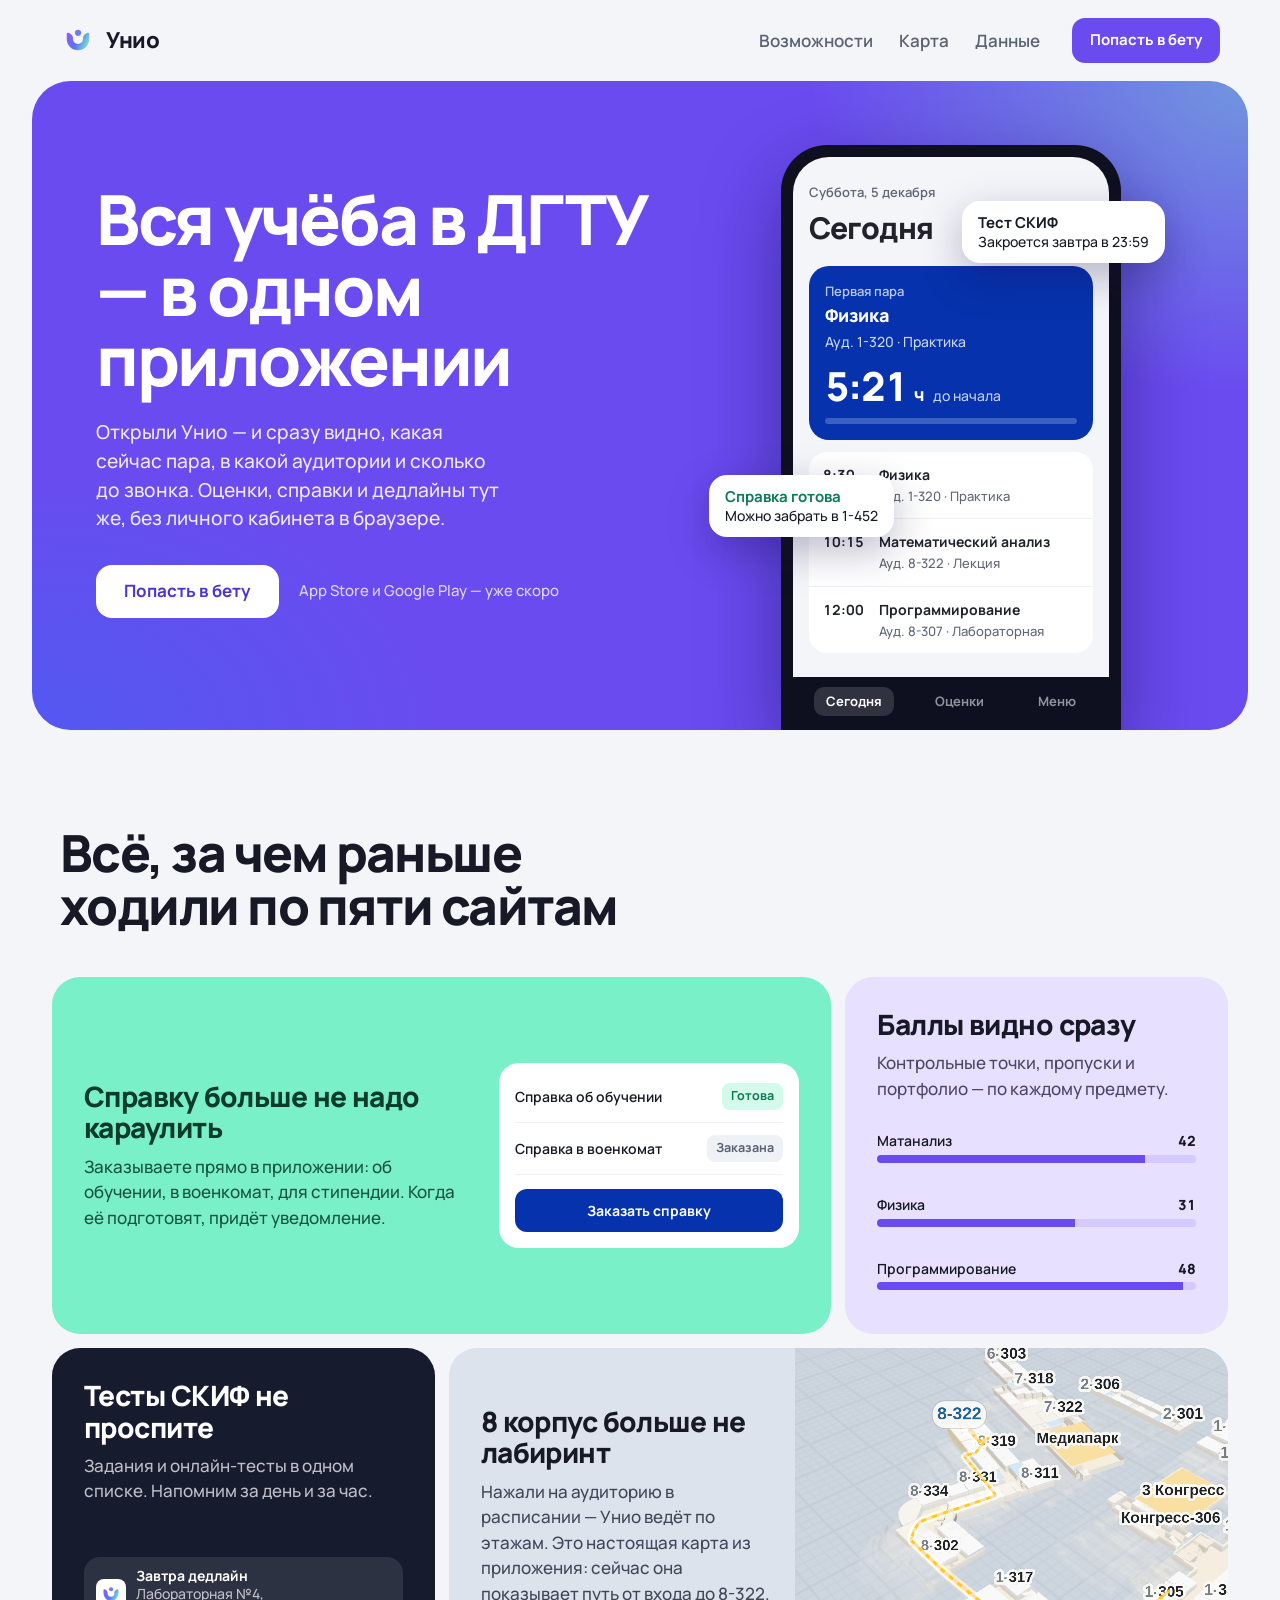
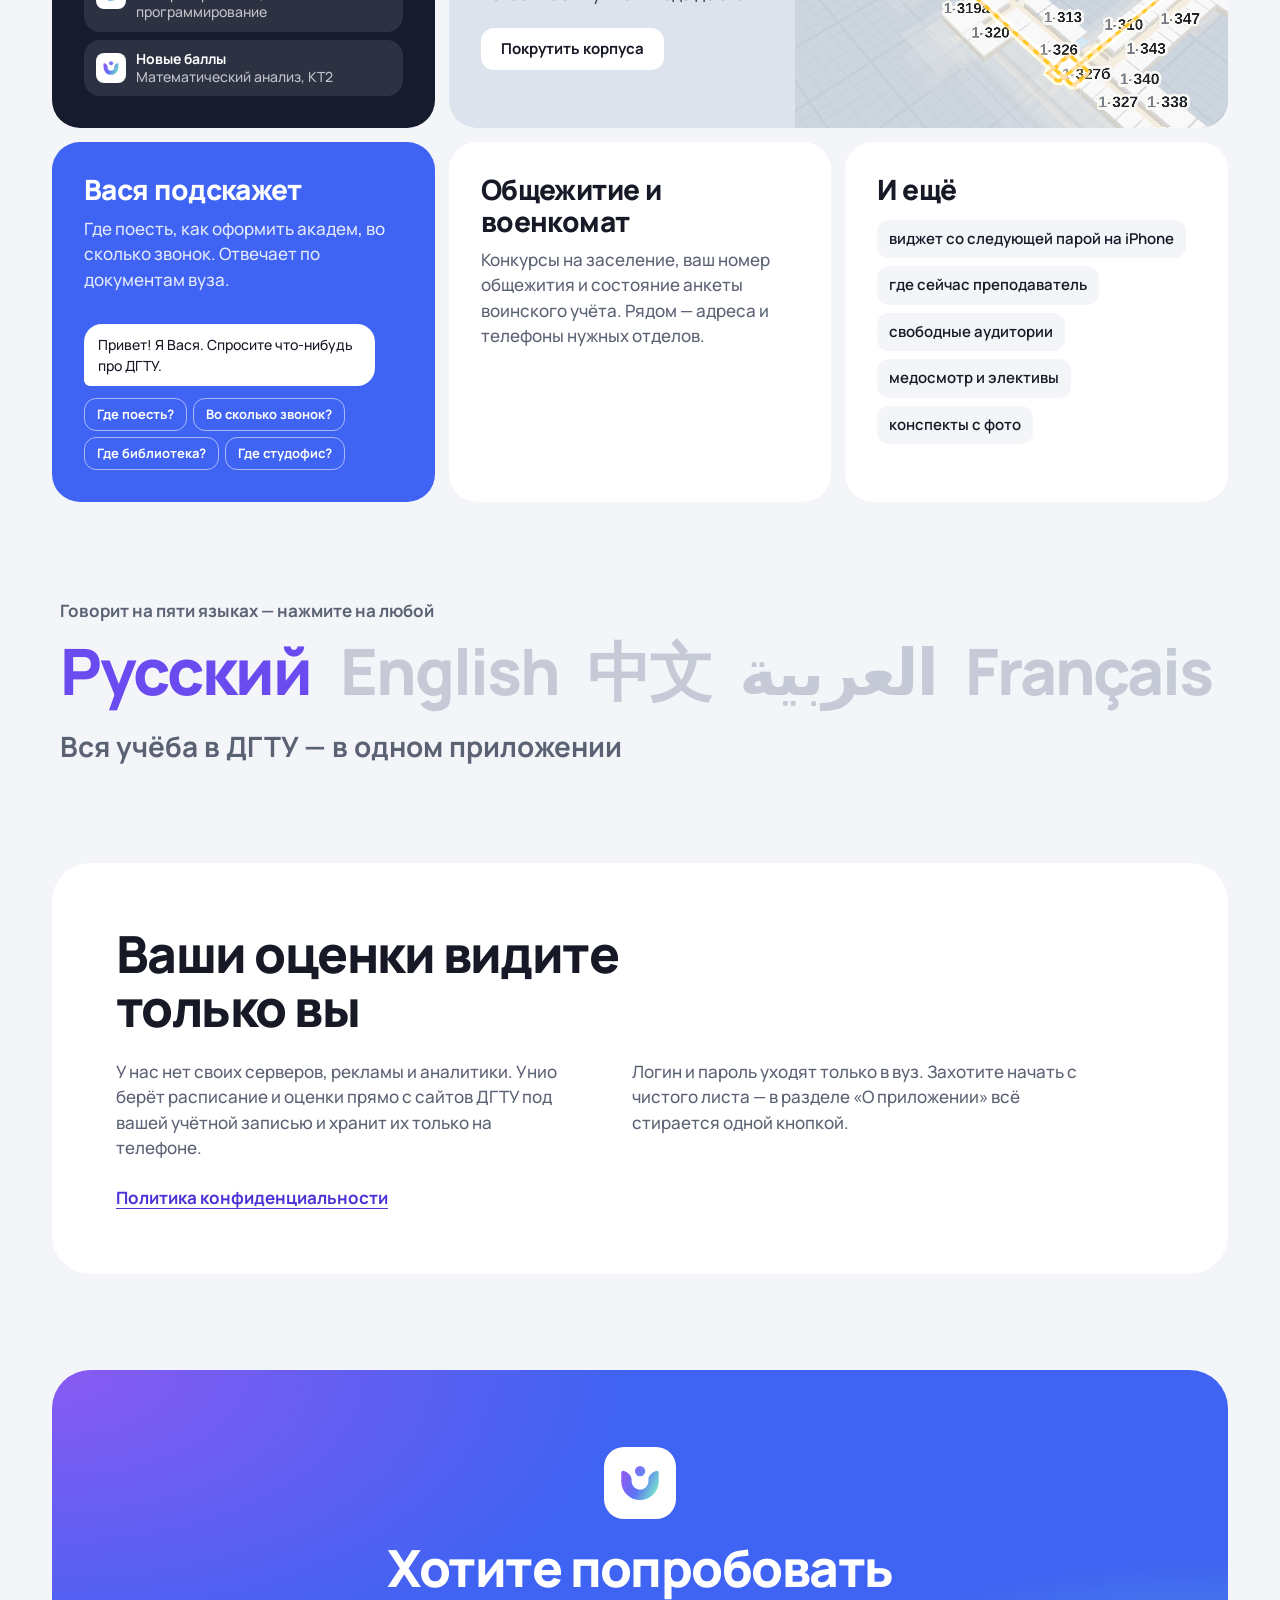
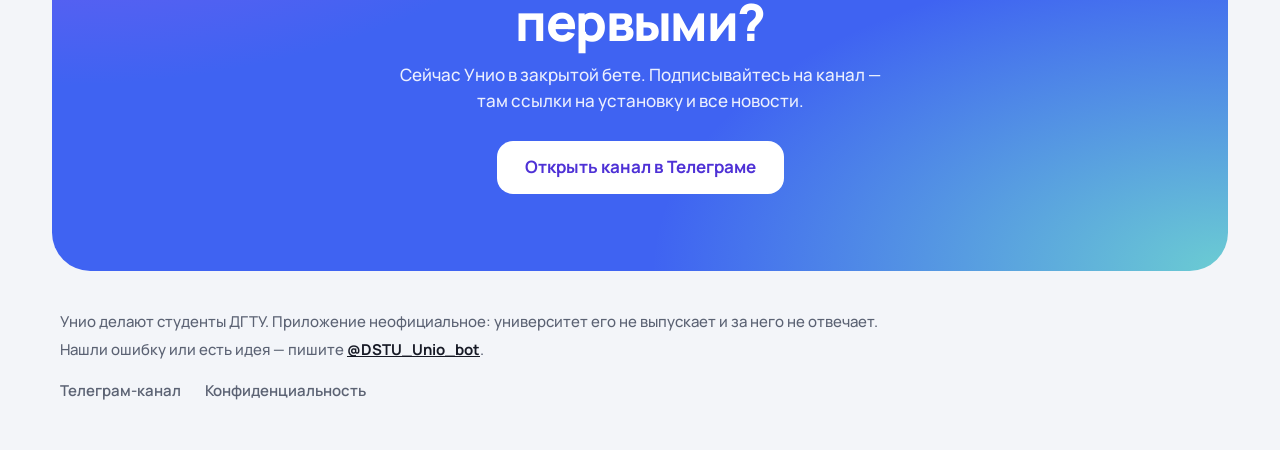
<file: index.html>
<!doctype html>
<html lang="ru" class="no-js">
<head>
<meta charset="utf-8">
<meta name="viewport" content="width=device-width, initial-scale=1">
<title>Унио — вся учёба в ДГТУ в одном приложении</title>
<meta name="description" content="Расписание, оценки, справки, дедлайны СКИФ и 3D-карта корпусов ДГТУ в одном приложении. Сделали студенты.">
<meta name="theme-color" content="#6A4BF0">
<link rel="icon" href="icon.svg" type="image/svg+xml">
<link rel="preconnect" href="https://fonts.googleapis.com">
<link rel="preconnect" href="https://fonts.gstatic.com" crossorigin>
<link href="https://fonts.googleapis.com/css2?family=Manrope:wght@500;600;700;800&display=swap" rel="stylesheet">
<link rel="stylesheet" href="style.css">
</head>
<body>

<header class="top">
  <a class="brand" href="#">
    <img src="mark.svg" alt="" width="36" height="36">
    <span>Унио</span>
  </a>
  <nav class="top-nav" aria-label="Разделы">
    <a href="#features">Возможности</a>
    <a href="#map-plate">Карта</a>
    <a href="#privacy">Данные</a>
  </nav>
  <a class="top-btn" href="https://t.me/Unio_App">Попасть в бету</a>
</header>

<main>

<!-- Первый экран: фиолетовая плашка и телефон с живым расписанием -->
<section class="hero">
  <div class="hero-copy">
    <h1>Вся учёба в ДГТУ — в одном приложении</h1>
    <p>Открыли Унио — и сразу видно, какая сейчас пара, в какой аудитории и сколько до звонка. Оценки, справки и дедлайны тут же, без личного кабинета в браузере.</p>
    <div class="hero-actions">
      <a class="btn btn-white" href="https://t.me/Unio_App">Попасть в бету</a>
      <span class="hero-soon">App Store и Google Play — уже скоро</span>
    </div>
  </div>

  <div class="hero-phone">
    <div class="phone" aria-label="Экран «Сегодня» в приложении">
      <div class="phone-screen">
       <div class="ph-pages" id="ph-pages" data-page="0">
        <div class="ph-page" aria-label="Сегодня">
        <p class="ph-date" id="ph-date">Среда, 11 ноября</p>
        <p class="ph-title">Сегодня</p>

        <div class="ph-now">
          <p class="ph-now-label" id="ph-now-label">Идёт пара</p>
          <p class="ph-now-subject" id="ph-now-subject">Математический анализ</p>
          <p class="ph-now-room" id="ph-now-room">Ауд. 8-322 · Лекция</p>
          <div class="ph-now-bottom">
            <p class="ph-count"><span id="ph-count">29</span> <span id="ph-count-unit">мин</span></p>
            <p class="ph-count-note" id="ph-count-note">до звонка</p>
          </div>
          <div class="ph-bar"><span id="ph-bar"></span></div>
        </div>

        <ol class="ph-list" id="ph-list"></ol>
        </div>

        <div class="ph-page" aria-label="Оценки">
          <p class="ph-date">Осенний семестр</p>
          <p class="ph-title">Оценки</p>
          <ul class="ph-grades">
            <li><span>Математический анализ</span><b>42</b><i style="--v:.84"></i></li>
            <li><span>Физика</span><b>31</b><i style="--v:.62"></i></li>
            <li><span>Программирование</span><b>48</b><i style="--v:.96"></i></li>
            <li><span>Английский язык</span><b>39</b><i style="--v:.78"></i></li>
            <li><span>История России</span><b>27</b><i style="--v:.54"></i></li>
          </ul>
        </div>

        <div class="ph-page" aria-label="Меню">
          <p class="ph-date">Сервисы ДГТУ</p>
          <p class="ph-title">Меню</p>
          <ul class="ph-menu">
            <li><b>Справки</b><span>Заказать и забрать</span></li>
            <li><b>Общежитие</b><span>Конкурсы и заселение</span></li>
            <li><b>Воинский учёт</b><span>Анкета и отсрочка</span></li>
            <li><b>Медосмотр</b><span>Врачи и кабинеты</span></li>
            <li><b>Вася</b><span>Спросить что угодно</span></li>
            <li><b>Элективы</b><span>Выбор дисциплин</span></li>
          </ul>
        </div>
       </div>
      </div>
      <nav class="ph-tabs" aria-label="Вкладки приложения">
        <button type="button" class="on" data-page="0" aria-pressed="true">Сегодня</button>
        <button type="button" data-page="1" aria-pressed="false">Оценки</button>
        <button type="button" data-page="2" aria-pressed="false">Меню</button>
      </nav>
    </div>
    <p class="phone-hint">Нажмите на вкладки внизу телефона</p>

    <p class="chip chip-a"><b>Справка готова</b>Можно забрать в 1-452</p>
    <p class="chip chip-b"><b>Тест СКИФ</b>Закроется завтра в 23:59</p>
  </div>
</section>

<!-- Плашки возможностей -->
<section class="features" id="features" aria-labelledby="features-title">
  <h2 id="features-title">Всё, за чем раньше ходили по пяти сайтам</h2>

  <div class="bento">

    <article data-reveal class="plate plate-mint plate-wide">
      <div class="plate-copy">
        <h3>Справку больше не надо караулить</h3>
        <p>Заказываете прямо в приложении: об обучении, в военкомат, для стипендии. Когда её подготовят, придёт уведомление.</p>
      </div>
      <div class="mini mini-cert">
        <div class="cert-list" id="cert-list" aria-live="polite">
          <div class="cert-row">
            <span>Справка об обучении</span>
            <em class="tag tag-ok">Готова</em>
          </div>
          <div class="cert-row">
            <span>Справка в военкомат</span>
            <em class="tag">Заказана</em>
          </div>
        </div>
        <button class="mini-btn" id="cert-btn" type="button">Заказать справку</button>
      </div>
    </article>

    <article data-reveal class="plate plate-lilac">
      <h3>Баллы видно сразу</h3>
      <p>Контрольные точки, пропуски и портфолио — по каждому предмету.</p>
      <div class="mini mini-grades" id="grades">
        <button class="grade" type="button" data-max="50" data-score="42"><span>Матанализ</span><b>0</b><i style="--v:.84"></i><small>КТ1 — 20, КТ2 — 22 из 25</small></button>
        <button class="grade" type="button" data-max="50" data-score="31"><span>Физика</span><b>0</b><i style="--v:.62"></i><small>Нужно ещё 9 баллов до зачёта</small></button>
        <button class="grade" type="button" data-max="50" data-score="48"><span>Программирование</span><b>0</b><i style="--v:.96"></i><small>Почти максимум — так держать</small></button>
      </div>
    </article>

    <article data-reveal class="plate plate-navy">
      <h3>Тесты СКИФ не проспите</h3>
      <p>Задания и онлайн-тесты в одном списке. Напомним за день и за час.</p>
      <div class="mini mini-push" id="pushes" aria-hidden="true"></div>
    </article>

    <article data-reveal class="plate plate-map plate-wide" id="map-plate">
      <div class="plate-copy">
        <h3>8 корпус больше не лабиринт</h3>
        <p>Нажали на аудиторию в расписании — Унио ведёт по этажам. Это настоящая карта из приложения: сейчас она показывает путь от входа до 8-322.</p>
        <button class="btn btn-small" id="map-toggle" type="button" aria-pressed="false">Покрутить корпуса</button>
      </div>
      <div class="map" id="map">
        <iframe src="map/index.html" title="3D-карта корпусов ДГТУ" tabindex="-1"></iframe>
        <p class="map-fail">Карта не загрузилась. <span class="file-hint">Откройте сайт через сервер, а не двойным кликом по файлу.</span><span class="net-hint">Обновите страницу.</span></p>
      </div>
    </article>

    <article data-reveal class="plate plate-blue">
      <h3>Вася подскажет</h3>
      <p>Где поесть, как оформить академ, во сколько звонок. Отвечает по документам вуза.</p>
      <div class="mini mini-chat">
        <div class="chat" id="chat" aria-live="polite">
          <p class="bubble">Привет! Я Вася. Спросите что-нибудь про ДГТУ.</p>
        </div>
        <div class="asks" id="asks">
          <button type="button" data-q="0">Где поесть?</button>
          <button type="button" data-q="1">Во сколько звонок?</button>
          <button type="button" data-q="2">Где библиотека?</button>
          <button type="button" data-q="3">Где студофис?</button>
        </div>
      </div>
    </article>

    <article data-reveal class="plate plate-white">
      <h3>Общежитие и военкомат</h3>
      <p>Конкурсы на заселение, ваш номер общежития и состояние анкеты воинского учёта. Рядом — адреса и телефоны нужных отделов.</p>
    </article>

    <article data-reveal class="plate plate-white">
      <h3>И ещё</h3>
      <ul class="also">
        <li>виджет со следующей парой на iPhone</li>
        <li>где сейчас преподаватель</li>
        <li>свободные аудитории</li>
        <li>медосмотр и элективы</li>
        <li>конспекты с фото</li>
      </ul>
    </article>

  </div>
</section>

<!-- Языки -->
<section class="langs" aria-label="Языки интерфейса">
  <p class="langs-title">Говорит на пяти языках — нажмите на любой</p>
  <div class="langs-row" id="langs">
    <button type="button" class="on" data-lang="ru">Русский</button>
    <button type="button" data-lang="en" lang="en">English</button>
    <button type="button" data-lang="zh" lang="zh">中文</button>
    <button type="button" data-lang="ar" lang="ar">العربية</button>
    <button type="button" data-lang="fr" lang="fr">Français</button>
  </div>
  <p class="langs-say" id="langs-say" aria-live="polite">Вся учёба в ДГТУ — в одном приложении</p>
</section>

<!-- Данные -->
<section class="privacy" id="privacy" aria-labelledby="privacy-title">
  <div data-reveal class="privacy-plate">
    <h2 id="privacy-title">Ваши оценки видите только вы</h2>
    <div class="privacy-cols">
      <p>У нас нет своих серверов, рекламы и аналитики. Унио берёт расписание и оценки прямо с сайтов ДГТУ под вашей учётной записью и хранит их только на телефоне.</p>
      <p>Логин и пароль уходят только в вуз. Захотите начать с чистого листа — в разделе «О приложении» всё стирается одной кнопкой.</p>
    </div>
    <a class="privacy-link" href="privacy/">Политика конфиденциальности</a>
  </div>
</section>

<!-- Финал -->
<section class="cta" aria-labelledby="cta-title">
  <div data-reveal class="cta-plate">
    <img src="mark.svg" alt="" width="72" height="72">
    <h2 id="cta-title">Хотите попробовать первыми?</h2>
    <p>Сейчас Унио в закрытой бете. Подписывайтесь на канал — там ссылки на установку и все новости.</p>
    <a class="btn btn-white" href="https://t.me/Unio_App">Открыть канал в Телеграме</a>
  </div>
</section>

</main>

<footer class="foot">
  <p>Унио делают студенты ДГТУ. Приложение неофициальное: университет его не выпускает и за него не отвечает.</p>
  <p>Нашли ошибку или есть идея — пишите <a href="https://t.me/DSTU_Unio_bot">@DSTU_Unio_bot</a>.</p>
  <nav class="foot-links" aria-label="Ссылки">
    <a href="https://t.me/DSTU_Neuron">Телеграм-канал</a>
    <a href="privacy/">Конфиденциальность</a>
  </nav>
</footer>

<script src="main.js"></script>
</body>
</html>
</file>
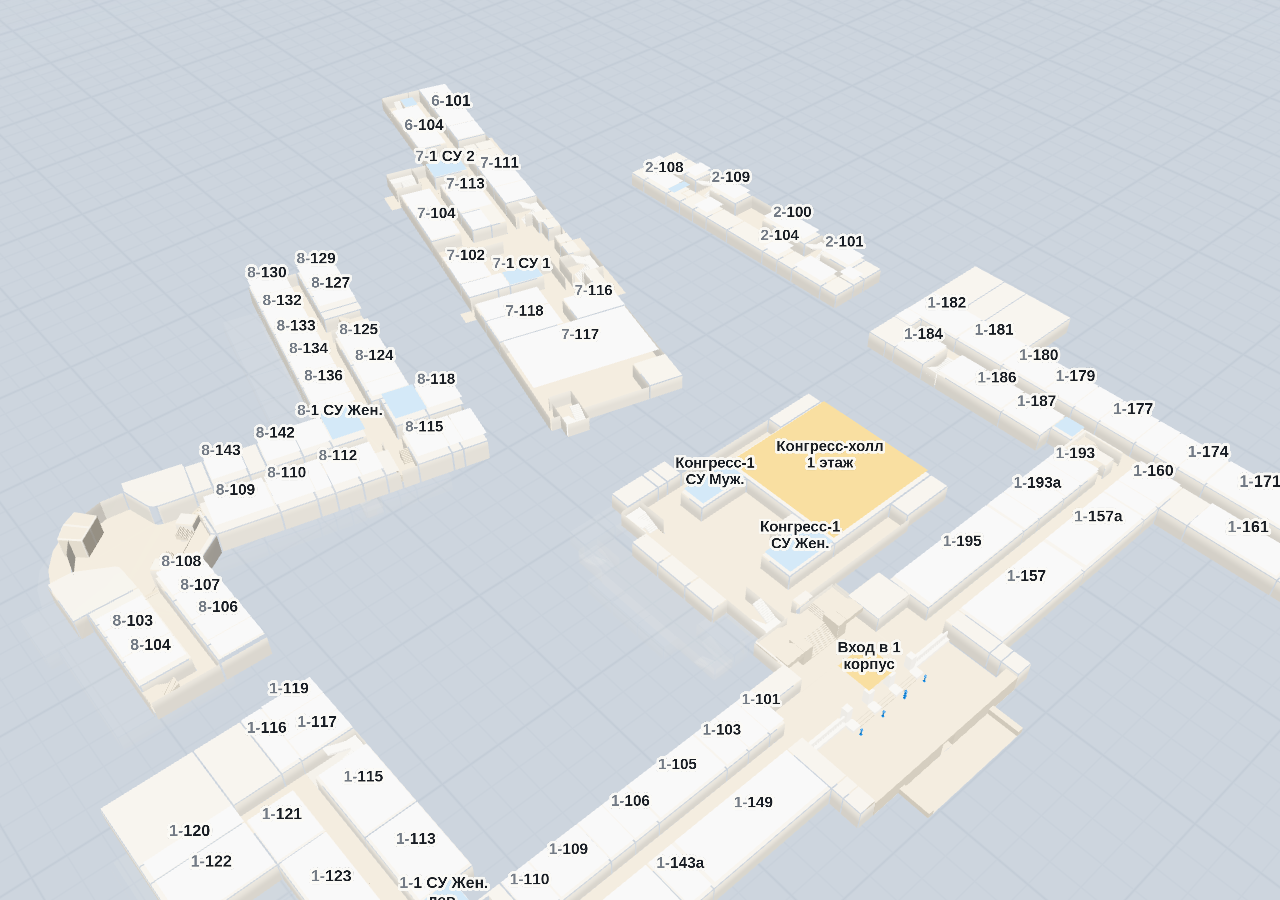
<file: map/index.html>
<!doctype html>
<html lang="ru">
<head>
<meta charset="utf-8">
<meta name="viewport" content="width=device-width,initial-scale=1,maximum-scale=1,user-scalable=no,viewport-fit=cover">
<title>Карта корпусов</title>
<style>
  :root { --sky-a: #E3E8EE; --sky-b: #CDD5DE; }
  html, body { margin: 0; height: 100%; overflow: hidden; background: var(--sky-b);
    -webkit-user-select: none; user-select: none; -webkit-tap-highlight-color: transparent; }
  body { background: radial-gradient(120% 90% at 50% 20%, var(--sky-a), var(--sky-b)); }
  canvas { position: fixed; inset: 0; width: 100vw; height: 100vh; display: block; touch-action: none;
    opacity: 0; transition: opacity .7s ease; }
  body.ready canvas { opacity: 1; }
</style>
</head>
<body>
<canvas id="scene"></canvas>
<script>
  // Ошибки страницы доходят до приложения, а не теряются внутри WebView.
  function report(message) {
    try { window.Nav && window.Nav.postMessage(JSON.stringify({ type: 'error', message: String(message) })); } catch (e) {}
  }
  window.addEventListener('error', function (e) { report(e.message + ' @' + (e.filename || '').split('/').pop() + ':' + e.lineno); });
  window.addEventListener('unhandledrejection', function (e) { report(e.reason && (e.reason.message || e.reason)); });
</script>
<script src="app.js"></script>
</body>
</html>
</file>
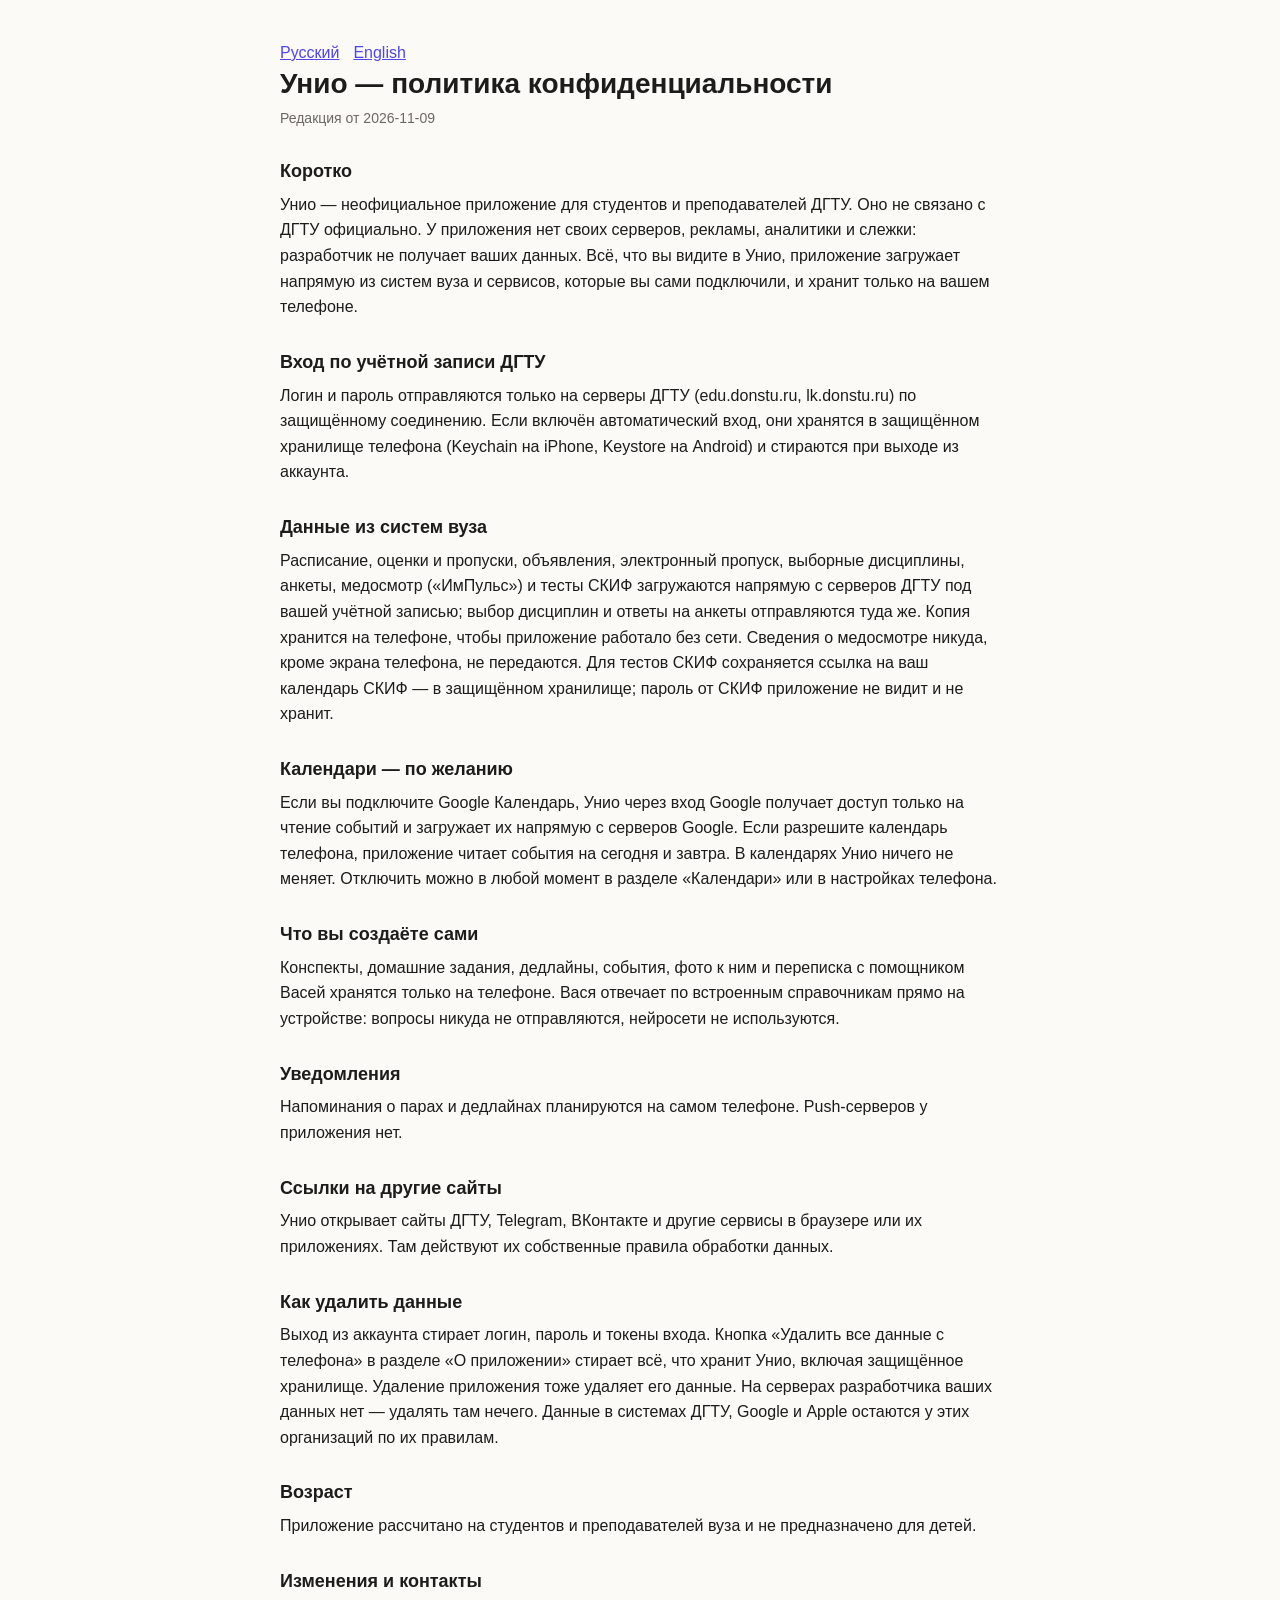
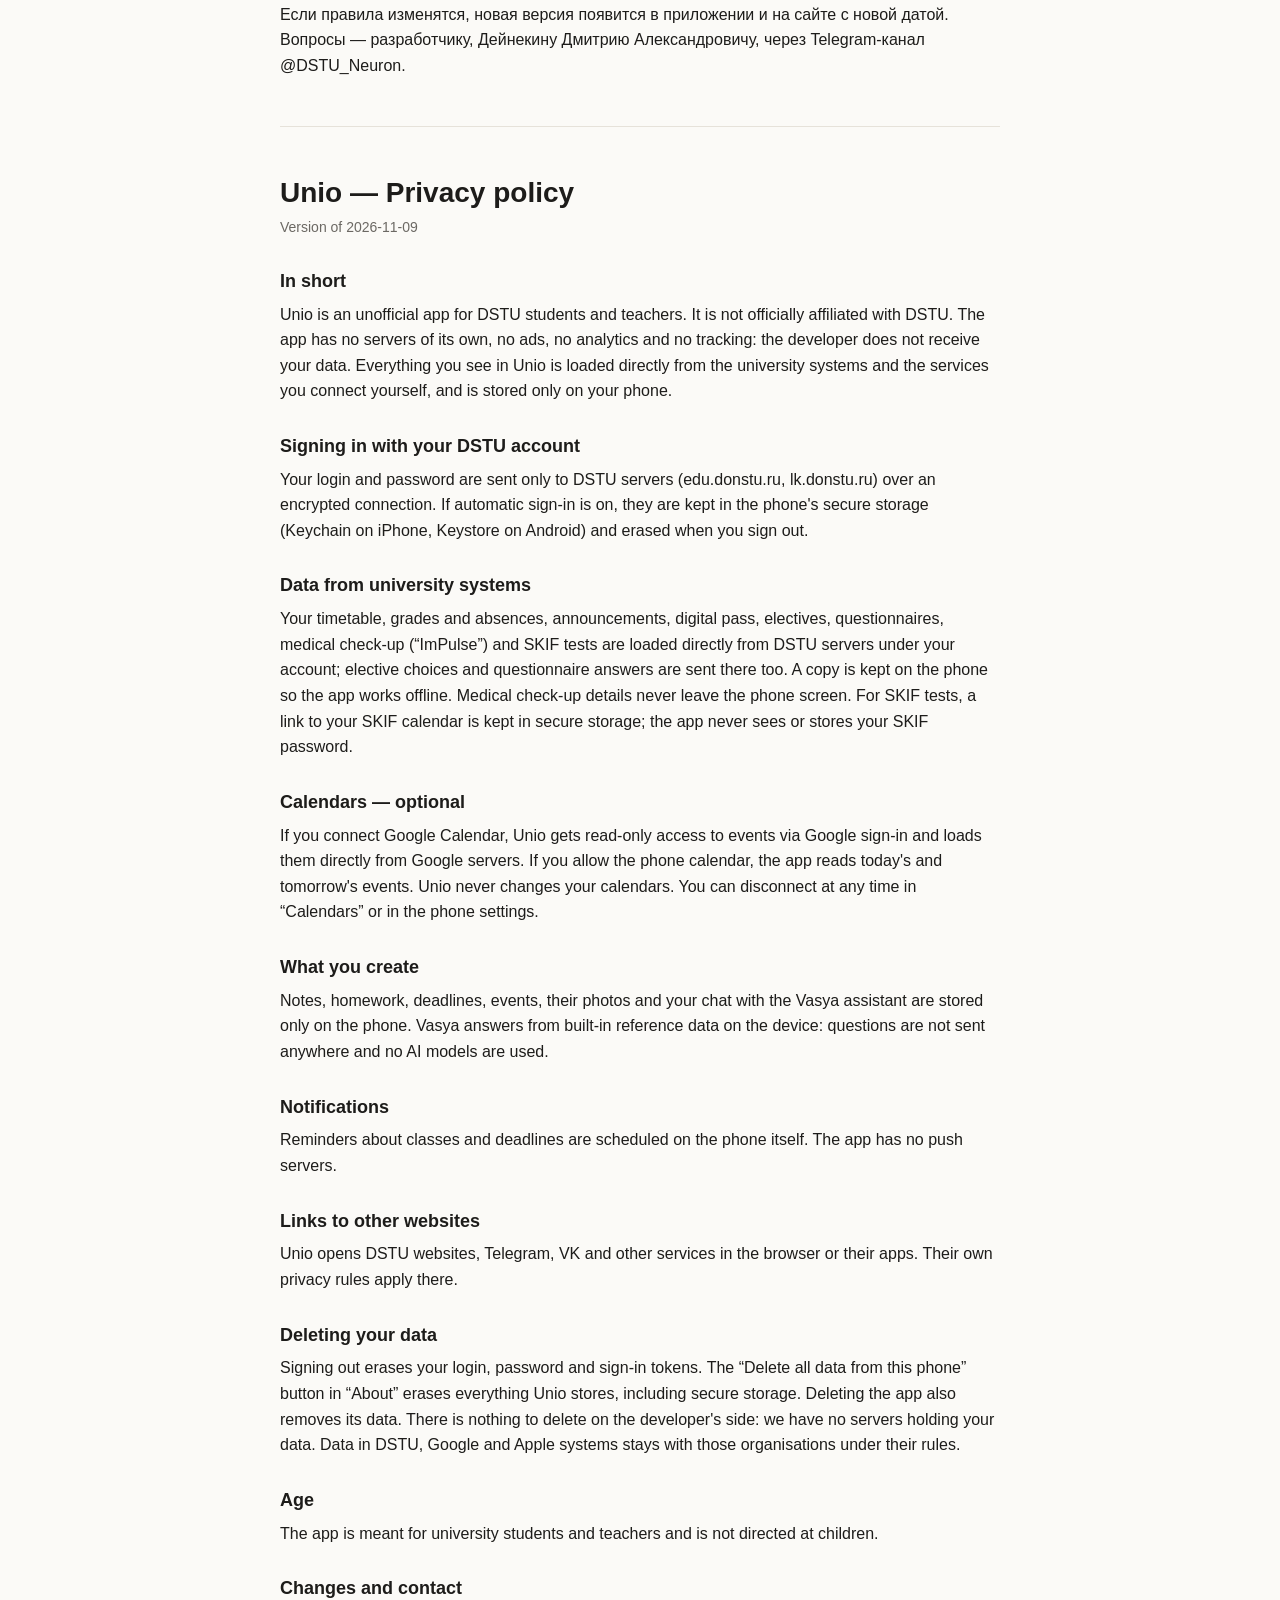
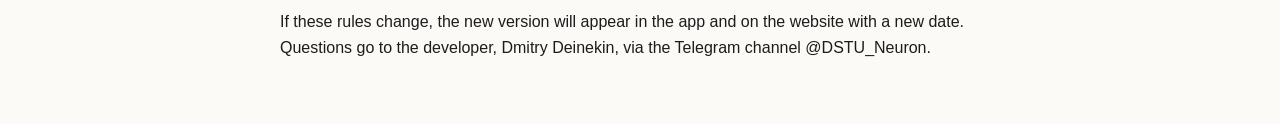
<file: privacy/index.html>
<!doctype html>
<html lang="ru">
<head>
<meta charset="utf-8">
<meta name="viewport" content="width=device-width, initial-scale=1">
<title>Унио — политика конфиденциальности</title>
<style>
:root{--bg:#fbfaf7;--ink:#1d1c1a;--soft:#6b6863;--rule:#e6e2da;--accent:#4f46e5}
@media (prefers-color-scheme:dark){:root{--bg:#121212;--ink:#ecebe8;--soft:#a3a09a;--rule:#2a2a2a;--accent:#8b85ff}}
body{margin:0;background:var(--bg);color:var(--ink);font:16px/1.6 -apple-system,BlinkMacSystemFont,"Segoe UI",Roboto,sans-serif}
main{max-width:720px;margin:0 auto;padding:40px 16px 64px}
h1{font-size:28px;line-height:1.25;margin:0 0 6px}
h2{font-size:18px;margin:28px 0 6px}
p{margin:0} .meta{color:var(--soft);font-size:14px}
nav a{color:var(--accent);margin-right:14px}
hr{border:0;border-top:1px solid var(--rule);margin:48px 0}
</style>
</head>
<body>
<main>
<nav><a href="#ru">Русский</a><a href="#en">English</a></nav>
<section id="ru" lang="ru">
<h1>Унио — политика конфиденциальности</h1>
<p class="meta">Редакция от 2026-11-09</p>
<h2>Коротко</h2>
<p>Унио — неофициальное приложение для студентов и преподавателей ДГТУ. Оно не связано с ДГТУ официально. У приложения нет своих серверов, рекламы, аналитики и слежки: разработчик не получает ваших данных. Всё, что вы видите в Унио, приложение загружает напрямую из систем вуза и сервисов, которые вы сами подключили, и хранит только на вашем телефоне.</p>
<h2>Вход по учётной записи ДГТУ</h2>
<p>Логин и пароль отправляются только на серверы ДГТУ (edu.donstu.ru, lk.donstu.ru) по защищённому соединению. Если включён автоматический вход, они хранятся в защищённом хранилище телефона (Keychain на iPhone, Keystore на Android) и стираются при выходе из аккаунта.</p>
<h2>Данные из систем вуза</h2>
<p>Расписание, оценки и пропуски, объявления, электронный пропуск, выборные дисциплины, анкеты, медосмотр («ИмПульс») и тесты СКИФ загружаются напрямую с серверов ДГТУ под вашей учётной записью; выбор дисциплин и ответы на анкеты отправляются туда же. Копия хранится на телефоне, чтобы приложение работало без сети. Сведения о медосмотре никуда, кроме экрана телефона, не передаются. Для тестов СКИФ сохраняется ссылка на ваш календарь СКИФ — в защищённом хранилище; пароль от СКИФ приложение не видит и не хранит.</p>
<h2>Календари — по желанию</h2>
<p>Если вы подключите Google Календарь, Унио через вход Google получает доступ только на чтение событий и загружает их напрямую с серверов Google. Если разрешите календарь телефона, приложение читает события на сегодня и завтра. В календарях Унио ничего не меняет. Отключить можно в любой момент в разделе «Календари» или в настройках телефона.</p>
<h2>Что вы создаёте сами</h2>
<p>Конспекты, домашние задания, дедлайны, события, фото к ним и переписка с помощником Васей хранятся только на телефоне. Вася отвечает по встроенным справочникам прямо на устройстве: вопросы никуда не отправляются, нейросети не используются.</p>
<h2>Уведомления</h2>
<p>Напоминания о парах и дедлайнах планируются на самом телефоне. Push-серверов у приложения нет.</p>
<h2>Ссылки на другие сайты</h2>
<p>Унио открывает сайты ДГТУ, Telegram, ВКонтакте и другие сервисы в браузере или их приложениях. Там действуют их собственные правила обработки данных.</p>
<h2>Как удалить данные</h2>
<p>Выход из аккаунта стирает логин, пароль и токены входа. Кнопка «Удалить все данные с телефона» в разделе «О приложении» стирает всё, что хранит Унио, включая защищённое хранилище. Удаление приложения тоже удаляет его данные. На серверах разработчика ваших данных нет — удалять там нечего. Данные в системах ДГТУ, Google и Apple остаются у этих организаций по их правилам.</p>
<h2>Возраст</h2>
<p>Приложение рассчитано на студентов и преподавателей вуза и не предназначено для детей.</p>
<h2>Изменения и контакты</h2>
<p>Если правила изменятся, новая версия появится в приложении и на сайте с новой датой. Вопросы — разработчику, Дейнекину Дмитрию Александровичу, через Telegram-канал @DSTU_Neuron.</p>
</section>
<hr>
<section id="en" lang="en">
<h1>Unio — Privacy policy</h1>
<p class="meta">Version of 2026-11-09</p>
<h2>In short</h2>
<p>Unio is an unofficial app for DSTU students and teachers. It is not officially affiliated with DSTU. The app has no servers of its own, no ads, no analytics and no tracking: the developer does not receive your data. Everything you see in Unio is loaded directly from the university systems and the services you connect yourself, and is stored only on your phone.</p>
<h2>Signing in with your DSTU account</h2>
<p>Your login and password are sent only to DSTU servers (edu.donstu.ru, lk.donstu.ru) over an encrypted connection. If automatic sign-in is on, they are kept in the phone&#x27;s secure storage (Keychain on iPhone, Keystore on Android) and erased when you sign out.</p>
<h2>Data from university systems</h2>
<p>Your timetable, grades and absences, announcements, digital pass, electives, questionnaires, medical check-up (“ImPulse”) and SKIF tests are loaded directly from DSTU servers under your account; elective choices and questionnaire answers are sent there too. A copy is kept on the phone so the app works offline. Medical check-up details never leave the phone screen. For SKIF tests, a link to your SKIF calendar is kept in secure storage; the app never sees or stores your SKIF password.</p>
<h2>Calendars — optional</h2>
<p>If you connect Google Calendar, Unio gets read-only access to events via Google sign-in and loads them directly from Google servers. If you allow the phone calendar, the app reads today&#x27;s and tomorrow&#x27;s events. Unio never changes your calendars. You can disconnect at any time in “Calendars” or in the phone settings.</p>
<h2>What you create</h2>
<p>Notes, homework, deadlines, events, their photos and your chat with the Vasya assistant are stored only on the phone. Vasya answers from built-in reference data on the device: questions are not sent anywhere and no AI models are used.</p>
<h2>Notifications</h2>
<p>Reminders about classes and deadlines are scheduled on the phone itself. The app has no push servers.</p>
<h2>Links to other websites</h2>
<p>Unio opens DSTU websites, Telegram, VK and other services in the browser or their apps. Their own privacy rules apply there.</p>
<h2>Deleting your data</h2>
<p>Signing out erases your login, password and sign-in tokens. The “Delete all data from this phone” button in “About” erases everything Unio stores, including secure storage. Deleting the app also removes its data. There is nothing to delete on the developer&#x27;s side: we have no servers holding your data. Data in DSTU, Google and Apple systems stays with those organisations under their rules.</p>
<h2>Age</h2>
<p>The app is meant for university students and teachers and is not directed at children.</p>
<h2>Changes and contact</h2>
<p>If these rules change, the new version will appear in the app and on the website with a new date. Questions go to the developer, Dmitry Deinekin, via the Telegram channel @DSTU_Neuron.</p>
</section>
</main>
</body>
</html>
</file>
<file: style.css>
/* Унио — сайт. Цвета — из знака Унио (фиолетовый → синий → мятный)
   и из приложения (синий #0632AD, бумага #F3F5F9). */

:root {
  --bg: #F3F5F9;
  --white: #FFFFFF;
  --ink: #171A26;
  --ink-soft: #5B6273;
  --violet: #6A4BF0;
  --violet-deep: #4E31D6;
  --lilac: #E7E0FF;
  --blue: #3F63F2;
  --navy: #161B2E;
  --mint: #7AF0C8;
  --mint-soft: #D4FAEC;
  --mint-ink: #0E7A57;
  --app-blue: #0632AD;

  --font: "Manrope", system-ui, -apple-system, "Segoe UI", sans-serif;
  --gutter: clamp(12px, 3vw, 32px);
  --wide: 1240px;
  --r-big: clamp(28px, 3vw, 40px);
  --r: 28px;
}

*, *::before, *::after { box-sizing: border-box; }

body {
  margin: 0;
  background: var(--bg);
  color: var(--ink);
  font: 500 17px/1.5 var(--font);
  -webkit-font-smoothing: antialiased;
}

h1, h2, h3, p, ul, ol { margin: 0; }
a { color: inherit; }
img { display: block; }

a:focus-visible, button:focus-visible {
  outline: 3px solid var(--mint);
  outline-offset: 3px;
}

/* --- Кнопки --------------------------------------------------------------- */

.btn {
  display: inline-flex;
  align-items: center;
  padding: 16px 28px;
  border: 0;
  border-radius: 16px;
  font: 700 17px/1.2 var(--font);
  text-decoration: none;
  cursor: pointer;
  transition: transform .15s, background .15s;
}

.btn:active { transform: scale(.97); }

.btn-white { background: var(--white); color: var(--violet-deep); }
.btn-white:hover { background: var(--mint-soft); }

.btn-small {
  margin-top: 22px;
  padding: 12px 20px;
  font-size: 15px;
  border-radius: 13px;
  background: var(--white);
  color: var(--ink);
}

/* --- Шапка ---------------------------------------------------------------- */

.top {
  max-width: var(--wide);
  margin: 0 auto;
  padding: 18px calc(var(--gutter) + 8px);
  display: flex;
  align-items: center;
  gap: 32px;
}

.brand {
  display: flex;
  align-items: center;
  gap: 10px;
  font-weight: 800;
  font-size: 22px;
  letter-spacing: -0.02em;
  text-decoration: none;
}

.top-nav { display: flex; gap: 26px; margin-left: auto; }

.top-nav a {
  text-decoration: none;
  color: var(--ink-soft);
  font-weight: 600;
}

.top-nav a:hover { color: var(--ink); }

.top-btn {
  padding: 11px 18px;
  border-radius: 13px;
  background: var(--violet);
  color: #fff;
  font-weight: 700;
  font-size: 15px;
  text-decoration: none;
}

.top-btn:hover { background: var(--violet-deep); }

/* --- Первый экран --------------------------------------------------------- */

.hero {
  max-width: var(--wide);
  margin: 0 auto;
  margin-inline: max(var(--gutter), calc((100% - var(--wide)) / 2));
  padding: clamp(32px, 5vw, 64px) clamp(24px, 5vw, 72px) 0;
  border-radius: var(--r-big);
  background:
    radial-gradient(60% 80% at 100% 0%, rgba(122, 240, 200, .45), transparent 60%),
    radial-gradient(50% 60% at 0% 100%, rgba(63, 99, 242, .55), transparent 70%),
    var(--violet);
  color: #fff;
  display: grid;
  grid-template-columns: minmax(0, 1.1fr) minmax(0, .9fr);
  gap: clamp(24px, 4vw, 56px);
  overflow: hidden;
}

.hero-copy { padding-bottom: clamp(40px, 6vw, 72px); align-self: center; }

h1 {
  font-weight: 800;
  font-size: clamp(38px, 5.4vw, 72px);
  line-height: 1.02;
  letter-spacing: -0.035em;
  max-width: 12ch;
}

.hero-copy > p {
  margin-top: 22px;
  font-size: clamp(17px, 1.5vw, 20px);
  line-height: 1.5;
  max-width: 34ch;
  color: rgba(255, 255, 255, .88);
}

.hero-actions {
  margin-top: 32px;
  display: flex;
  flex-wrap: wrap;
  align-items: center;
  gap: 14px 20px;
}

.hero-soon { font-size: 15px; color: rgba(255, 255, 255, .78); }

/* Телефон стоит на нижнем крае плашки и обрезан ею — как будто его держат. */
.hero-phone {
  position: relative;
  align-self: end;
  justify-self: center;
  width: min(100%, 340px);
  min-width: 0;
}

.phone {
  border-radius: 46px 46px 0 0;
  padding: 12px 12px 0;
  background: #0E1020;
  box-shadow: 0 30px 80px rgba(20, 10, 70, .45);
  transform: perspective(1200px) rotateX(var(--rx, 0deg)) rotateY(var(--ry, 0deg));
  transition: transform .5s cubic-bezier(.2, .8, .2, 1);
  will-change: transform;
}

.phone.tilting { transition: transform .12s linear; }

.phone-screen {
  height: 520px;
  border-radius: 36px 36px 0 0;
  background: #F3F5F9;
  color: #20232B;
  overflow: hidden;
}

.ph-pages {
  display: flex;
  width: 300%;
  height: 100%;
  transition: transform .45s cubic-bezier(.2, .8, .2, 1);
}

.ph-pages[data-page="1"] { transform: translateX(-33.3333%); }
.ph-pages[data-page="2"] { transform: translateX(-66.6667%); }

.ph-page { width: 33.3333%; padding: 26px 16px 0; }

.ph-grades, .ph-menu {
  list-style: none;
  margin-top: 16px;
  padding: 4px 14px;
  border-radius: 18px;
  background: #fff;
  font-size: 14px;
}

.ph-grades li {
  display: grid;
  grid-template-columns: 1fr auto;
  gap: 6px 10px;
  padding: 12px 0;
  font-weight: 600;
}

.ph-grades li + li, .ph-menu li + li { border-top: 1px solid #EDF0F4; }
.ph-grades b { font-weight: 800; }

.ph-grades i {
  grid-column: 1 / -1;
  height: 6px;
  border-radius: 6px;
  background: linear-gradient(90deg, var(--app-blue) calc(var(--v) * 100%), #E6EAF1 0);
  transform-origin: left;
  transform: scaleX(0);
  transition: transform .8s cubic-bezier(.2, .8, .2, 1);
}

.ph-pages[data-page="1"] .ph-grades i { transform: scaleX(1); }
.ph-grades li:nth-child(2) i { transition-delay: .06s; }
.ph-grades li:nth-child(3) i { transition-delay: .12s; }
.ph-grades li:nth-child(4) i { transition-delay: .18s; }
.ph-grades li:nth-child(5) i { transition-delay: .24s; }

.ph-menu li { padding: 11px 0; }
.ph-menu b { display: block; font-weight: 700; }
.ph-menu span { color: #5F6675; font-size: 13px; }

.ph-tabs {
  display: flex;
  justify-content: space-around;
  padding: 10px 6px 14px;
}

.ph-tabs button {
  border: 0;
  background: none;
  color: rgba(255, 255, 255, .55);
  font: 700 13px/1 var(--font);
  padding: 8px 12px;
  border-radius: 10px;
  cursor: pointer;
  transition: color .2s, background .2s;
}

.ph-tabs button:hover { color: #fff; }
.ph-tabs button.on { color: #fff; background: rgba(255, 255, 255, .14); }

.phone-hint {
  position: absolute;
  left: 0;
  right: 0;
  bottom: 74px;
  text-align: center;
  font-size: 13px;
  font-weight: 700;
  color: #fff;
  pointer-events: none;
  animation: hint 2.4s ease-in-out 2.2s 2 both;
  opacity: 0;
}

@keyframes hint {
  0%, 100% { opacity: 0; transform: translateY(6px); }
  30%, 70% { opacity: 1; transform: none; }
}

.ph-date { font-size: 13px; font-weight: 600; color: #5F6675; }

.ph-title {
  font-size: 30px;
  font-weight: 800;
  letter-spacing: -0.03em;
  margin-top: 2px;
}

.ph-now {
  margin-top: 16px;
  padding: 16px;
  border-radius: 20px;
  background: var(--app-blue);
  color: #fff;
}

.ph-now-label { font-size: 13px; font-weight: 600; color: rgba(255, 255, 255, .72); }
.ph-now-subject { margin-top: 4px; font-size: 18px; font-weight: 800; line-height: 1.2; }
.ph-now-room { margin-top: 4px; font-size: 14px; color: rgba(255, 255, 255, .8); }

.ph-now-bottom {
  margin-top: 14px;
  display: flex;
  align-items: baseline;
  gap: 8px;
}

.ph-count {
  font-size: 40px;
  font-weight: 800;
  letter-spacing: -0.04em;
  line-height: 1;
  font-variant-numeric: tabular-nums;
}

#ph-count-unit { font-size: 18px; letter-spacing: 0; }
.ph-count-note { font-size: 14px; color: rgba(255, 255, 255, .78); }

.ph-bar {
  margin-top: 12px;
  height: 6px;
  border-radius: 6px;
  background: rgba(255, 255, 255, .22);
  overflow: hidden;
}

.ph-bar span {
  display: block;
  height: 100%;
  width: 40%;
  border-radius: 6px;
  background: var(--mint);
}

.ph-list {
  list-style: none;
  padding: 0;
  margin-top: 12px;
  border-radius: 18px;
  background: #fff;
}

.ph-list li {
  display: grid;
  grid-template-columns: 46px minmax(0, 1fr);
  gap: 10px;
  padding: 12px 14px;
  font-size: 14px;
}

.ph-list li + li { border-top: 1px solid #EDF0F4; }
.ph-list time { font-weight: 700; font-variant-numeric: tabular-nums; }
.ph-list b { display: block; font-weight: 700; }
.ph-list span { color: #5F6675; font-size: 13px; }
.ph-list li.past { opacity: .45; }

/* Уведомления возле телефона — единственная анимация страницы. */
.chip {
  position: absolute;
  padding: 12px 16px;
  border-radius: 18px;
  background: #fff;
  color: var(--ink);
  font-size: 14px;
  line-height: 1.3;
  box-shadow: 0 14px 40px rgba(20, 10, 70, .28);
  animation: pop .5s cubic-bezier(.2, .9, .3, 1.3) both;
}

.chip b { display: block; font-size: 15px; }
.chip-a { left: -72px; top: 330px; animation-delay: .5s; }
.chip-a b { color: var(--mint-ink); }
.chip-b { right: -44px; top: 56px; animation-delay: 1.1s; }

@keyframes pop {
  from { opacity: 0; transform: translateY(14px) scale(.9); }
  to { opacity: 1; transform: none; }
}

/* --- Плашки возможностей -------------------------------------------------- */

.features {
  max-width: var(--wide);
  margin: 0 auto;
  padding: clamp(56px, 8vw, 96px) var(--gutter) 0;
}

h2 {
  font-weight: 800;
  font-size: clamp(30px, 4vw, 52px);
  line-height: 1.05;
  letter-spacing: -0.03em;
  max-width: 18ch;
  padding: 0 8px;
}

.bento {
  margin-top: clamp(28px, 4vw, 44px);
  display: grid;
  grid-template-columns: repeat(3, minmax(0, 1fr));
  gap: 14px;
}

.plate {
  border-radius: var(--r);
  padding: clamp(22px, 2.6vw, 32px);
  overflow: hidden;
  display: flex;
  flex-direction: column;
}

.plate-wide {
  grid-column: span 2;
  flex-direction: row;
  gap: 24px;
  align-items: center;
}

.plate-copy { flex: 1 1 0; min-width: 0; }

.plate h3 {
  font-weight: 800;
  font-size: clamp(22px, 2.2vw, 28px);
  line-height: 1.12;
  letter-spacing: -0.02em;
}

.plate p { margin-top: 10px; }

.plate-mint { background: var(--mint); color: #0B3B2A; }
.plate-mint p { color: #165440; }
.plate-lilac { background: var(--lilac); }
.plate-lilac p { color: #4C4566; }
.plate-navy { background: var(--navy); color: #fff; }
.plate-navy p { color: rgba(255, 255, 255, .72); }
.plate-blue { background: var(--blue); color: #fff; }
.plate-blue p { color: rgba(255, 255, 255, .85); }
.plate-white { background: var(--white); }
.plate-white p { color: var(--ink-soft); }
.plate-map { background: #DCE3EC; padding-right: 0; padding-top: 0; padding-bottom: 0; align-items: stretch; }
.plate-map .plate-copy { padding: clamp(22px, 2.6vw, 32px) 0; align-self: center; }
.plate-map p { color: #3F4757; }

/* Плашки выезжают, когда до них долистали. */
.js [data-reveal] {
  opacity: 0;
  transform: translateY(36px) scale(.98);
  transition: opacity .7s ease, transform .8s cubic-bezier(.2, .8, .2, 1);
}

.js [data-reveal].shown { opacity: 1; transform: none; }

.plate { transition: transform .25s cubic-bezier(.2, .8, .2, 1); }
.js .plate.shown:hover { transform: translateY(-4px); }

/* Мини-интерфейсы внутри плашек */
.mini { font-size: 14px; }

.mini-cert {
  flex: 0 0 min(300px, 46%);
  padding: 8px 16px 16px;
  border-radius: 20px;
  background: #fff;
  color: var(--ink);
}

.cert-row {
  display: flex;
  justify-content: space-between;
  align-items: center;
  gap: 10px;
  padding: 12px 0;
  border-bottom: 1px solid #EDF0F4;
  font-weight: 600;
}

.tag {
  font-style: normal;
  font-size: 12.5px;
  font-weight: 700;
  padding: 4px 9px;
  border-radius: 8px;
  background: #EEF1F6;
  color: var(--ink-soft);
  white-space: nowrap;
}

.tag-ok { background: var(--mint-soft); color: var(--mint-ink); }

.mini-btn:hover { background: #04237A; }
.mini-btn:active { transform: scale(.97); }
.mini-btn:disabled { opacity: .6; cursor: default; }

.cert-row.new { animation: slide-in .45s cubic-bezier(.2, .8, .2, 1) both; }
.tag.flip { animation: flip .5s ease both; }

@keyframes slide-in {
  from { opacity: 0; transform: translateY(-10px); }
  to { opacity: 1; transform: none; }
}

@keyframes flip {
  0% { transform: scale(1); }
  40% { transform: scale(1.25); }
  100% { transform: scale(1); }
}

.mini-btn {
  display: block;
  width: 100%;
  border: 0;
  font: inherit;
  cursor: pointer;
  transition: transform .15s, background .15s;
  margin-top: 14px;
  padding: 11px;
  border-radius: 12px;
  background: var(--app-blue);
  color: #fff;
  text-align: center;
  font-weight: 700;
}

.mini-grades { margin-top: auto; padding-top: 22px; display: grid; gap: 12px; }

.grade {
  display: grid;
  grid-template-columns: 1fr auto;
  gap: 4px 10px;
  padding: 8px 10px;
  margin: 0 -10px;
  border: 0;
  border-radius: 14px;
  background: none;
  color: inherit;
  font: 600 14px/1.4 var(--font);
  text-align: left;
  cursor: pointer;
  transition: background .2s;
}

.grade:hover, .grade.open { background: rgba(255, 255, 255, .6); }
.grade b { font-weight: 800; font-variant-numeric: tabular-nums; }

.grade i {
  grid-column: 1 / -1;
  height: 8px;
  border-radius: 8px;
  background: linear-gradient(90deg, var(--violet) calc(var(--v) * 100%), rgba(106, 75, 240, .15) 0);
  transform-origin: left;
  transform: scaleX(0);
  transition: transform 1s cubic-bezier(.2, .8, .2, 1);
}

.shown .grade i, .no-js .grade i { transform: scaleX(1); }

.grade small {
  grid-column: 1 / -1;
  display: grid;
  overflow: hidden;
  color: #4C4566;
  font-size: 13px;
  font-weight: 500;
  transition: max-height .3s ease;
  max-height: 0;
}

.grade.open small { max-height: 40px; }

.mini-push { margin-top: auto; padding-top: 22px; display: grid; gap: 8px; }

.push {
  display: flex;
  gap: 10px;
  align-items: center;
  padding: 10px 12px;
  border-radius: 16px;
  background: rgba(255, 255, 255, .1);
}

.push img { width: 30px; height: 30px; flex: none; border-radius: 8px; background: #fff; padding: 3px; }
.push p { margin: 0; color: rgba(255, 255, 255, .7); line-height: 1.3; }
.push b { display: block; color: #fff; }
.push { animation: push-in .55s cubic-bezier(.2, .9, .3, 1.2) both; }
.push.old { opacity: .55; }

@keyframes push-in {
  from { opacity: 0; transform: translateY(-16px) scale(.95); }
  to { opacity: 1; transform: none; }
}

.mini-chat { margin-top: auto; padding-top: 22px; }

.chat {
  display: grid;
  gap: 8px;
  max-height: 230px;
  overflow-y: auto;
  scroll-behavior: smooth;
  padding-right: 2px;
}

.chat .bubble { animation: slide-in .35s cubic-bezier(.2, .8, .2, 1) both; }

.typing span {
  display: inline-block;
  width: 6px;
  height: 6px;
  margin: 0 2px;
  border-radius: 50%;
  background: var(--ink-soft);
  animation: dot 1s infinite ease-in-out;
}

.typing span:nth-child(2) { animation-delay: .15s; }
.typing span:nth-child(3) { animation-delay: .3s; }

@keyframes dot {
  0%, 80%, 100% { transform: translateY(0); opacity: .4; }
  40% { transform: translateY(-4px); opacity: 1; }
}

.asks { margin-top: 12px; display: flex; flex-wrap: wrap; gap: 6px; }

.asks button {
  border: 1.5px solid rgba(255, 255, 255, .55);
  background: none;
  color: #fff;
  font: 700 13px/1 var(--font);
  padding: 9px 12px;
  border-radius: 12px;
  cursor: pointer;
  transition: background .15s, transform .15s;
}

.asks button:hover { background: rgba(255, 255, 255, .16); }
.asks button:active { transform: scale(.95); }
.asks button:disabled { opacity: .45; cursor: default; }

.bubble {
  margin: 0;
  padding: 10px 14px;
  border-radius: 18px 18px 18px 6px;
  background: #fff;
  color: var(--ink) !important;
  max-width: 92%;
}

.bubble-me {
  justify-self: end;
  border-radius: 18px 18px 6px 18px;
  background: var(--navy);
  color: #fff !important;
}

.also {
  margin-top: 14px;
  padding: 0;
  list-style: none;
  display: flex;
  flex-wrap: wrap;
  gap: 8px;
}

.also li {
  padding: 8px 12px;
  border-radius: 12px;
  background: var(--bg);
  font-size: 15px;
  font-weight: 600;
}

/* Карта */
.map {
  position: relative;
  flex: 0 0 58%;
  min-height: 380px;
  background: #E3E8EE;
}

.map iframe {
  position: absolute;
  inset: 0;
  width: 100%;
  height: 100%;
  border: 0;
  pointer-events: none;
}

.map.live iframe { pointer-events: auto; }

.map-fail {
  display: none;
  position: absolute;
  inset: 0;
  margin: 0 !important;
  align-items: center;
  justify-content: center;
  padding: 24px;
  text-align: center;
  background: #E3E8EE;
}

.map.failed .map-fail { display: flex; flex-direction: column; gap: 6px; }
.map-fail .file-hint { display: none; }
.map.from-file .file-hint { display: inline; }
.map.from-file .net-hint { display: none; }

/* --- Языки ---------------------------------------------------------------- */

.langs {
  max-width: var(--wide);
  margin: 0 auto;
  padding: clamp(56px, 8vw, 96px) calc(var(--gutter) + 8px) 0;
}

.langs-title { font-weight: 700; color: var(--ink-soft); }

.langs-row {
  margin-top: 10px;
  display: flex;
  flex-wrap: wrap;
  gap: 4px 28px;
  font-weight: 800;
  font-size: clamp(30px, 5vw, 64px);
  letter-spacing: -0.03em;
  line-height: 1.15;
}

.langs-row button {
  border: 0;
  background: none;
  padding: 0;
  font: inherit;
  letter-spacing: inherit;
  cursor: pointer;
  color: #C5CAD6;
  transition: color .25s, transform .25s;
}

.langs-row button:hover { transform: translateY(-3px); }
.langs-row button.on:nth-child(1) { color: var(--violet); }
.langs-row button.on:nth-child(2) { color: var(--blue); }
.langs-row button.on:nth-child(3) { color: var(--mint-ink); }
.langs-row button.on:nth-child(4) { color: var(--ink); }
.langs-row button.on:nth-child(5) { color: var(--violet-deep); }

.langs-say {
  margin-top: 18px;
  min-height: 1.4em;
  font-size: clamp(20px, 2.4vw, 28px);
  font-weight: 700;
  color: var(--ink-soft);
  transition: opacity .2s, transform .2s;
}

.langs-say.out { opacity: 0; transform: translateY(8px); }

/* --- Данные --------------------------------------------------------------- */

.privacy, .cta {
  max-width: var(--wide);
  margin: 0 auto;
  padding: clamp(56px, 8vw, 96px) var(--gutter) 0;
}

.privacy-plate {
  border-radius: var(--r-big);
  background: var(--white);
  padding: clamp(28px, 5vw, 64px);
}

.privacy-plate h2 { padding: 0; max-width: 16ch; }

.privacy-cols {
  margin-top: 24px;
  display: grid;
  grid-template-columns: repeat(2, minmax(0, 1fr));
  gap: 16px clamp(24px, 4vw, 56px);
  color: var(--ink-soft);
  max-width: 980px;
}

.privacy-link {
  display: inline-block;
  margin-top: 24px;
  color: var(--violet-deep);
  font-weight: 700;
  text-underline-offset: 4px;
}

/* --- Финал и подвал ------------------------------------------------------- */

.cta-plate {
  border-radius: var(--r-big);
  padding: clamp(40px, 6vw, 80px) clamp(24px, 5vw, 64px);
  background:
    radial-gradient(70% 90% at 0% 0%, rgba(145, 89, 242, .9), transparent 70%),
    radial-gradient(70% 90% at 100% 100%, rgba(122, 240, 200, .75), transparent 70%),
    var(--blue);
  color: #fff;
  text-align: center;
  display: flex;
  flex-direction: column;
  align-items: center;
}

.cta-plate img { background: #fff; border-radius: 20px; padding: 6px; }
.cta-plate h2 { margin-top: 22px; padding: 0; max-width: 16ch; }
.cta-plate p { margin-top: 14px; max-width: 44ch; color: rgba(255, 255, 255, .9); }
.cta-plate .btn { margin-top: 28px; }

.foot {
  max-width: var(--wide);
  margin: 0 auto;
  padding: 40px calc(var(--gutter) + 8px) 48px;
  color: var(--ink-soft);
  font-size: 15px;
  display: grid;
  gap: 6px;
}

.foot a { color: var(--ink); font-weight: 700; }
.foot-links { margin-top: 12px; display: flex; gap: 24px; }
.foot-links a { font-weight: 600; text-decoration: none; color: var(--ink-soft); }
.foot-links a:hover { color: var(--ink); }

/* --- Узкие экраны --------------------------------------------------------- */

@media (max-width: 1000px) {
  .bento { grid-template-columns: repeat(2, minmax(0, 1fr)); }
  .chip-a { left: -24px; }
  .chip-b { right: -16px; }
}

@media (max-width: 820px) {
  .top-nav { display: none; }
  .top-btn { margin-left: auto; }
  .hero { grid-template-columns: minmax(0, 1fr); }
  .hero-copy { padding-bottom: 0; }
  .plate-wide { grid-column: auto; flex-direction: column; align-items: stretch; }
  .mini-cert { flex-basis: auto; }
  .plate-map { padding: 0; }
  .plate-map .plate-copy { padding: 24px 24px 0; }
  .map { flex-basis: auto; min-height: 340px; margin-top: 20px; }
  .privacy-cols { grid-template-columns: 1fr; }
}

@media (max-width: 640px) {
  body { font-size: 16px; }
  .bento { grid-template-columns: 1fr; }
  .plate-wide { grid-column: auto; }
  .phone-screen { height: 470px; }
  .chip { font-size: 13px; padding: 10px 12px; }
  .chip-a { left: -8px; top: 300px; }
  .chip-b { right: -8px; top: 40px; }
}

@media (prefers-reduced-motion: reduce) {
  *, *::before, *::after {
    animation-duration: .01ms !important;
    animation-iteration-count: 1 !important;
    transition-duration: .01ms !important;
  }
  .js [data-reveal] { opacity: 1; transform: none; }
  .phone-hint { display: none; }
}
</file>
